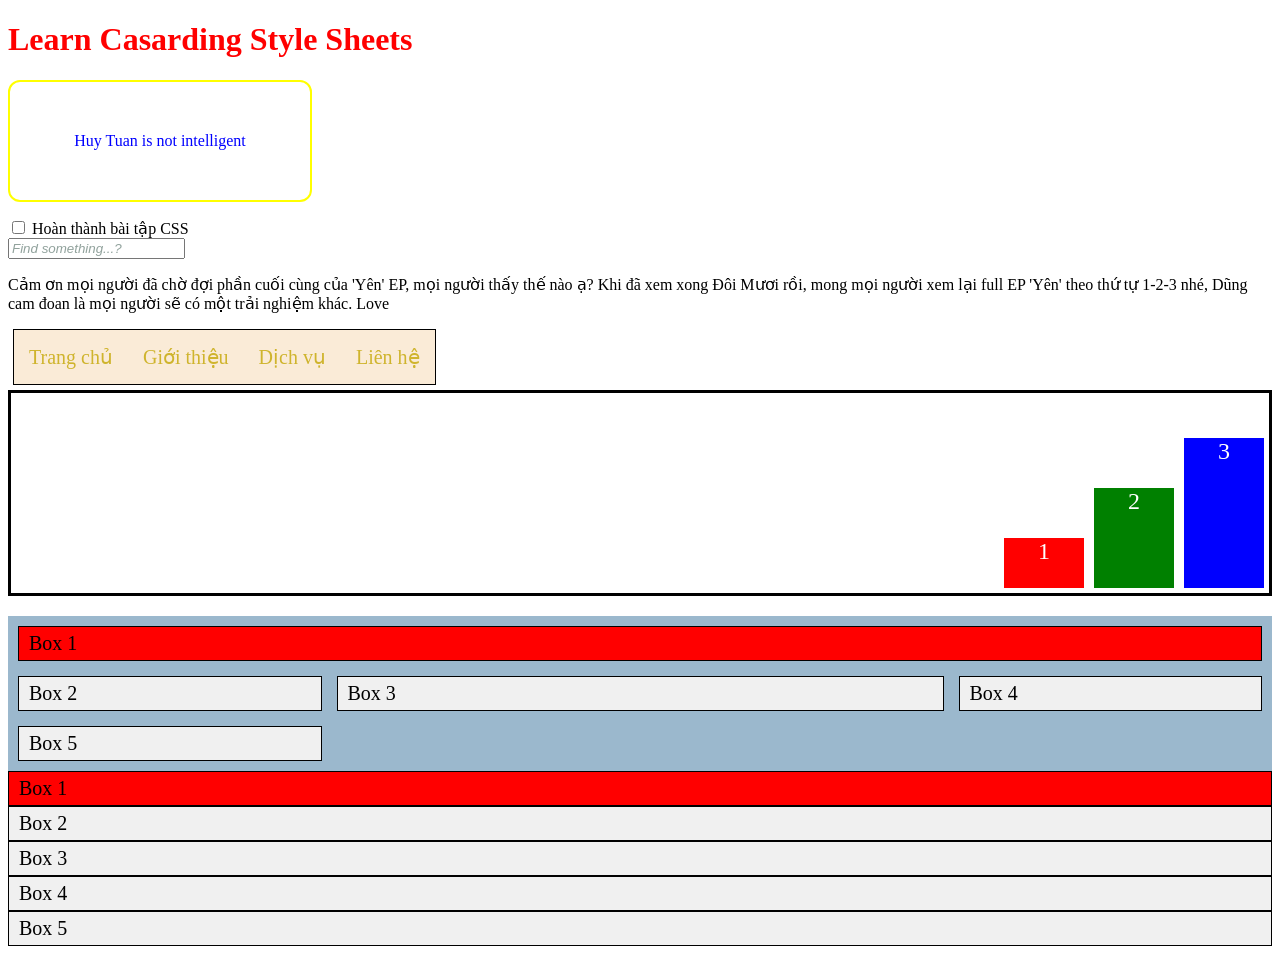
<file: Lam_Tuan/index.html>
<!DOCTYPE html>
<html lang="en">

<head>
    <meta charset="UTF-8">
    <meta name="viewport" content="width=device-width, initial-scale=1.0">
    <link rel="stylesheet" href="style.css">
    <title>Document</title>
</head>

<!-- 
    border: use to format border of element
    general syntax:
        tag {
            border-vị trí: [màu sắc] [kiểu] [độ rộng];
        }
    attributes of format border:
        ▪ border-color
        ▪ border-style
        ▪ border-width
        ▪ border-radius
    
        
-->

<!-- 
    PSEUDO - CLASS
    1. Nhóm Pseudo-class tương tác:
        ▪ :hover: Khi người dùng di chuột qua phần tử (thường dùng cho nút bấm hoặc link).
        ▪ :active: Khi phần tử đang được nhấn giữ chuột.
        ▪ :focus: Khi phần tử đang được chọn (chẳng hạn như đang gõ chữ vào ô Input).

    2. Nhóm Pseudo-class cấu trúc:
        ▪ :first-child: Chọn phần tử con đầu tiên.
        ▪ :last-child: Chọn phần tử con cuối cùng.
        ▪ :nth-child(n): Chọn phần tử thứ n.

    3. Nhóm Pseudo-class trạng thái form:
        ▪ :checked: Khi một checkbox hoặc radio button được chọn.
        ▪ :disabled: Khi một ô nhập liệu bị khóa không cho dùng.
        ▪ :invalid: Khi dữ liệu người dùng nhập vào bị sai định dạng (chẳng hạn gõ email thiếu chữ @).
    
    4. Nhóm Pseudo - element tương tác người dùng:
        ▪ ::selection: Thay đổi màu nền và màu chữ khi người dùng bôi đen (quét chuột) văn bản.
        ▪ ::placeholder: Thay đổi kiểu dáng cho dòng chữ gợi ý trong ô nhập liệu (input).

-->

<!-- 
    FLEXBOX
    Các thuộc tính cốt lõi:
        ▪ display: flex: Kích hoạt chế độ Flex.
        ▪ justify-content: Căn chỉnh dọc theo trục chính (trái, phải, giữa, giãn đều).
        ▪ align-items: Căn chỉnh theo trục vuông góc.
        ▪ flex-direction: Xếp các phần tử theo hàng (row – mặc định) hay cột (column).
        ▪ flex-wrap: Cho phép phần tử tràn xuống dòng hay không.
        ▪ flex-flow: là sự kết hợp của flex-direction và flex-wrap.
    
        "justify-content" có các giá trị: (thay từng giá trị vào class "container" xem kết quả) 
            ▪ flex-start (mặc định): Các phần tử dồn về bên trái. 
                vd: | 1 2 3                         |
            ▪ flex-end: Các phần tử dồn về bên phải. 
                vd: |                         1 2 3 |
            ▪ center: Các phần tử được gom lại và đặt chính giữa hàng.
                vd: |          1 2 3               |
            ▪ space-around: Khoảng trống được chia đều vào hai bên của mỗi phần tử.
                vd: |   1       2       3   |
            ▪ space-between: Khoảng trống nằm giữa các phần tử.
                vd: |1            2             3|
            ▪ space-evenly: Mọi khoảng cách đều bằng nhau tuyệt đối.
                vd: |    1      2      3    |
        
        "align-items" có các giá trị: (thay từng giá trị vào class "container" xem kết quả)
            ▪ stretch: Các phần tử con sẽ tự động "giãn" ra để lấp đầy toàn bộ chiều cao (hoặc chiều rộng, tùy trục) của phần tử cha.
            ▪ center: Các phần tử được căn chính giữa theo trục vuông góc. Kết hợp với justify-content: center để căn một phần tử vào đúng tâm của khung hình.
            ▪ flex-start: Các phần tử được dồn về phía bắt đầu của trục vuông góc. Nếu dàn hàng ngang, chúng sẽ "dính" lên đỉnh.
            ▪ flex-end: Các phần tử được dồn về phía kết thúc của trục vuông góc. Nếu dàn hàng ngang, chúng sẽ "chạm sàn".
            ▪ baseline: Các phần tử được căn chỉnh sao cho đường chân chữ (baseline) của chúng thẳng hàng với nhau.
        
            *NOTE: 
                ▪ align-items: Dùng cho một hàng duy nhất. Nó căn chỉnh các phần tử bên trong hàng đó.
                ▪ align-content: Chỉ dùng khi có nhiều hàng (khi dùng flex-wrap: wrap). Nó căn chỉnh khoảng cách giữa các hàng với nhau.

        "flex-direction" có các giá trị:
            ▪ row (Mặc định): Xếp từ trái sang phải.
            ▪ row-reverse: Xếp từ phải sang trái (phần tử số 1 sẽ nằm ngoài cùng bên phải).
            ▪ column: Xếp từ trên xuống dưới (biến hàng ngang thành cột dọc).
            ▪ column-reverse: Xếp từ dưới lên trên.

        "flex-wrap" có các giá trị:
            ▪ nowrap (Mặc định): Tất cả dồn vào 1 hàng. Có thể gây tràn hoặc méo phần tử.
            ▪ wrap: Nếu hết chỗ, phần tử tự động nhảy xuống hàng tiếp theo. Đây là giá trị
            "vàng" để làm danh sách sản phẩm trên Web.
            ▪ wrap-reverse: Thay vì xuống dưới, phần tử mới sẽ nhảy lên... phía trên.
-->

<!-- 
    GRID

-->

<body>
    <h1>Learn Casarding Style Sheets</h1>
    <p class="p">Huy Tuan is not intelligent</p>

    <!-- Psoudo ex3 -->
    <input type="checkbox" class="task1">
    <label for="task1">Hoàn thành bài tập CSS</label>
    <br>
    <!-- Psoudo ex4 -->
    <input type="text" class="task2" placeholder="Find something...?">
    <p>
        Cảm ơn mọi người đã chờ đợi phần cuối cùng của 'Yên' EP, mọi người thấy thế nào ạ? Khi đã xem xong Đôi Mươi rồi, mong mọi người xem lại full EP 'Yên' theo thứ tự 1-2-3 nhé, Dũng cam đoan là mọi người sẽ có một trải nghiệm khác. Love
    </p>

    <!-- FLEXBOX -->
    <nav>
        <ul>
            <li><a href="#">Trang chủ</a></li>
            <li><a href="#">Giới thiệu</a></li>
            <li><a href="#">Dịch vụ</a></li>
            <li><a href="#">Liên hệ</a></li>
        </ul>
    </nav>

    <!-- Flex -->
    <div class="container">
        <div class="box small">1</div>
        <div class="box medium">2</div>
        <div class="box large">3</div>
    </div>


    <!-- Grid -->
    <section class="container1">
        <div class="item it1">Box 1</div>
        <div class="item it2">Box 2</div>
        <div class="item it3">Box 3</div>
        <div class="item it4">Box 4</div>
        <div class="item it5">Box 5</div>
    </section>

    <section class="content"></section>
    <div class="item it1">Box 1</div>
    <div class="item it2">Box 2</div>
    <div class="item it3">Box 3</div>
    <div class="item it4">Box 4</div>
    <div class="item it5">Box 5</div>
    </section>

</body>

</html>
</file>
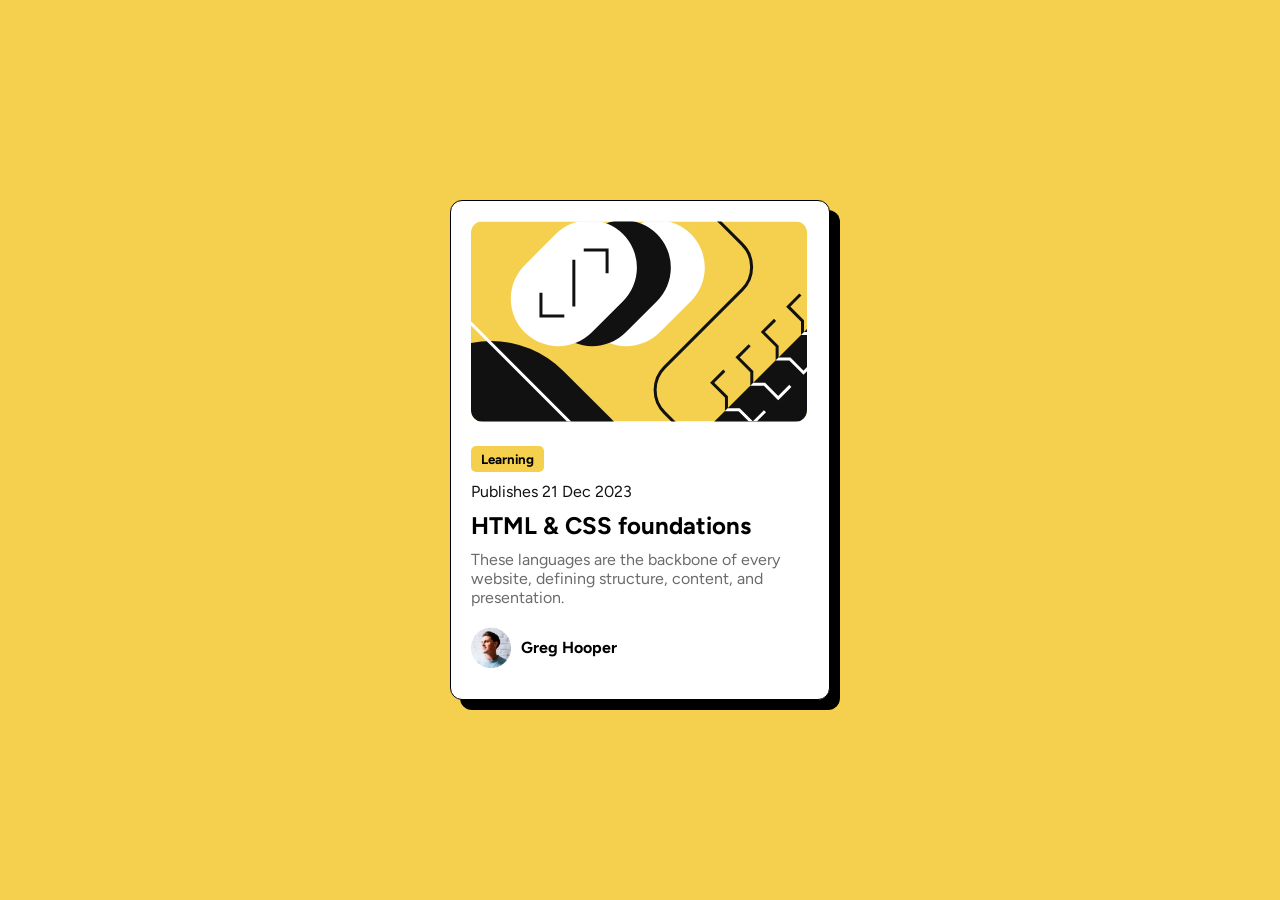
<file: Lam_Tuan/blog-preview.html>
<!DOCTYPE html>
<html lang="en">

<head>
    <meta charset="UTF-8">
    <meta name="viewport" content="width=device-width, initial-scale=1.0">
    <link rel="stylesheet" href="blog-preview.css">
    <title>Blog Preview</title>
</head>

<body>
    <div class="box">
        <div class="image">
            <svg xmlns="http://www.w3.org/2000/svg" width="336" height="201" fill="none" viewBox="0 0 336 201"><g clip-path="url(#a)"><path fill="#F4D04E" d="M0 .5h336v200H0z"/><rect width="139" height="95" x="87.996" y="77.729" fill="#fff" rx="47.5" transform="rotate(-45 87.996 77.729)"/><rect width="139" height="95" x="54.055" y="77.729" fill="#111" rx="47.5" transform="rotate(-45 54.055 77.729)"/><path fill="#111" d="M234.864 209.036 451.4-7.5l67.175 67.175-216.536 216.536z"/><rect width="139" height="95" x="20.114" y="77.729" fill="#fff" rx="47.5" transform="rotate(-45 20.114 77.729)"/><rect width="204.19" height="270.554" fill="#111" rx="102.095" transform="scale(-1 1) rotate(45 -103.887 14.564)"/><path stroke="#fff" stroke-width="3" d="m6.69-357.5 135.583 135.727c12.481 12.494 12.481 32.737 0 45.231L-45.544 11.475c-12.481 12.494-12.481 32.737 0 45.23L107.088 209.5"/><path stroke="#111" stroke-width="3" d="M69.965 71.719v23.334h23.334M136.079 52.273V28.94h-23.334M102.845 38.838v46.67M210.364-37.5l60.873 60.873c12.497 12.496 12.497 32.758 0 45.254l-77.745 77.746c-12.497 12.496-12.497 32.758 0 45.254l69.872 69.873"/><path stroke="#111" stroke-width="3" d="m253.339 149.574-12.144 12.145 14.256 14.257v12.672h12.673l13.729 13.729 12.145-12.145M278.685 124.228l-12.145 12.145 14.257 14.257v12.673h12.673l13.729 13.729 12.145-12.145M304.031 98.883l-12.145 12.144 14.257 14.257v12.673h12.673l13.729 13.729 12.144-12.145M329.376 73.537l-12.145 12.145 14.257 14.257v12.672h12.673l13.729 13.729 12.145-12.144"/><path stroke="#fff" stroke-width="5" d="m354.722 48.191-12.145 12.145 14.257 14.257v12.673h12.673l13.729 13.729 12.145-12.145"/><mask id="b" width="285" height="285" x="234" y="-8" maskUnits="userSpaceOnUse" style="mask-type:alpha"><path fill="#111" d="M234.864 209.036 451.4-7.5l67.175 67.175-216.536 216.536z"/></mask><g stroke="#fff" mask="url(#b)"><path stroke-width="3" d="m253.339 149.574-12.144 12.145 14.256 14.257v12.672h12.673l13.729 13.729 12.145-12.145M278.685 124.228l-12.145 12.145 14.257 14.257v12.673h12.673l13.729 13.729 12.145-12.145M304.031 98.883l-12.145 12.144 14.257 14.257v12.673h12.673l13.729 13.729 12.144-12.145M329.376 73.537l-12.145 12.145 14.257 14.257v12.672h12.673l13.729 13.729 12.145-12.145"/><path stroke-width="5" d="m354.722 48.191-12.145 12.145 14.257 14.257v12.673h12.673l13.729 13.729 12.145-12.145"/></g></g><defs><clipPath id="a"><path fill="#fff" d="M0 .5h336v200H0z"/></clipPath></defs></svg>
        </div>
        <div class="content">
            <button type="submit"><b>Learning</b></button>
            <p class="date">Publishes 21 Dec 2023</p>
            <h2 class="header">HTML & CSS foundations</h2>
            <p class="text">These languages are the backbone of every website, defining structure, content, and presentation.</p>
        </div>
        <div class="user">
            <img src="image-avatar.webp" alt="avatar">
            <p class="Username"><b>Greg Hooper</b></p>
        </div>
    </div>
</body>

</html>
</file>
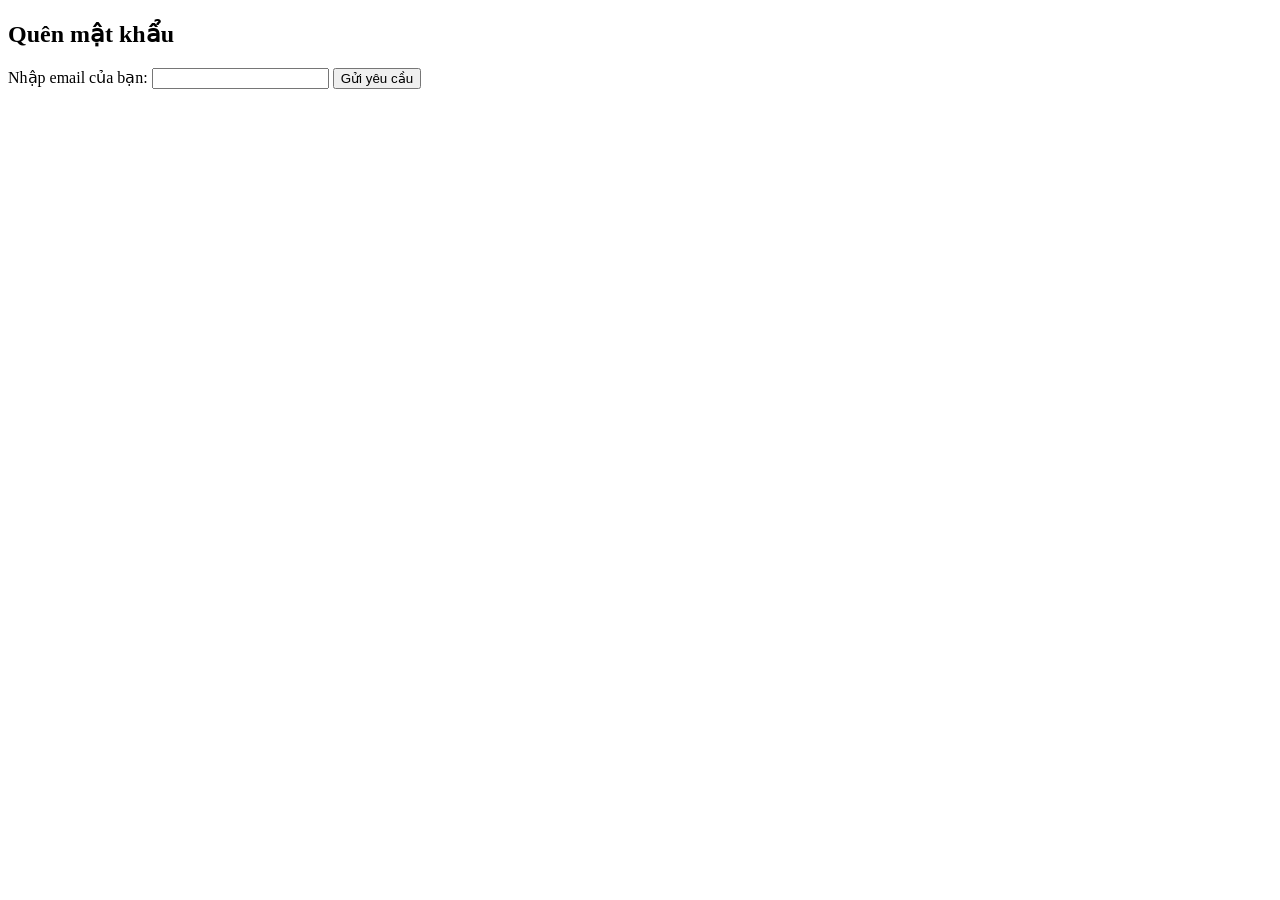
<file: templates/forgotpass.html>
<!DOCTYPE html>
<html lang="en">

<head>
    <meta charset="UTF-8">
    <meta name="viewport" content="width=device-width, initial-scale=1.0">
    <title>Quên mật khẩu</title>
</head>

<body>
    <h2>Quên mật khẩu</h2>
    <form method="POST">
        <label for="email">Nhập email của bạn:</label>
        <input type="email" id="email" name="email" required>
        <button type="submit">Gửi yêu cầu</button>
    </form>
</body>

</html>
</file>
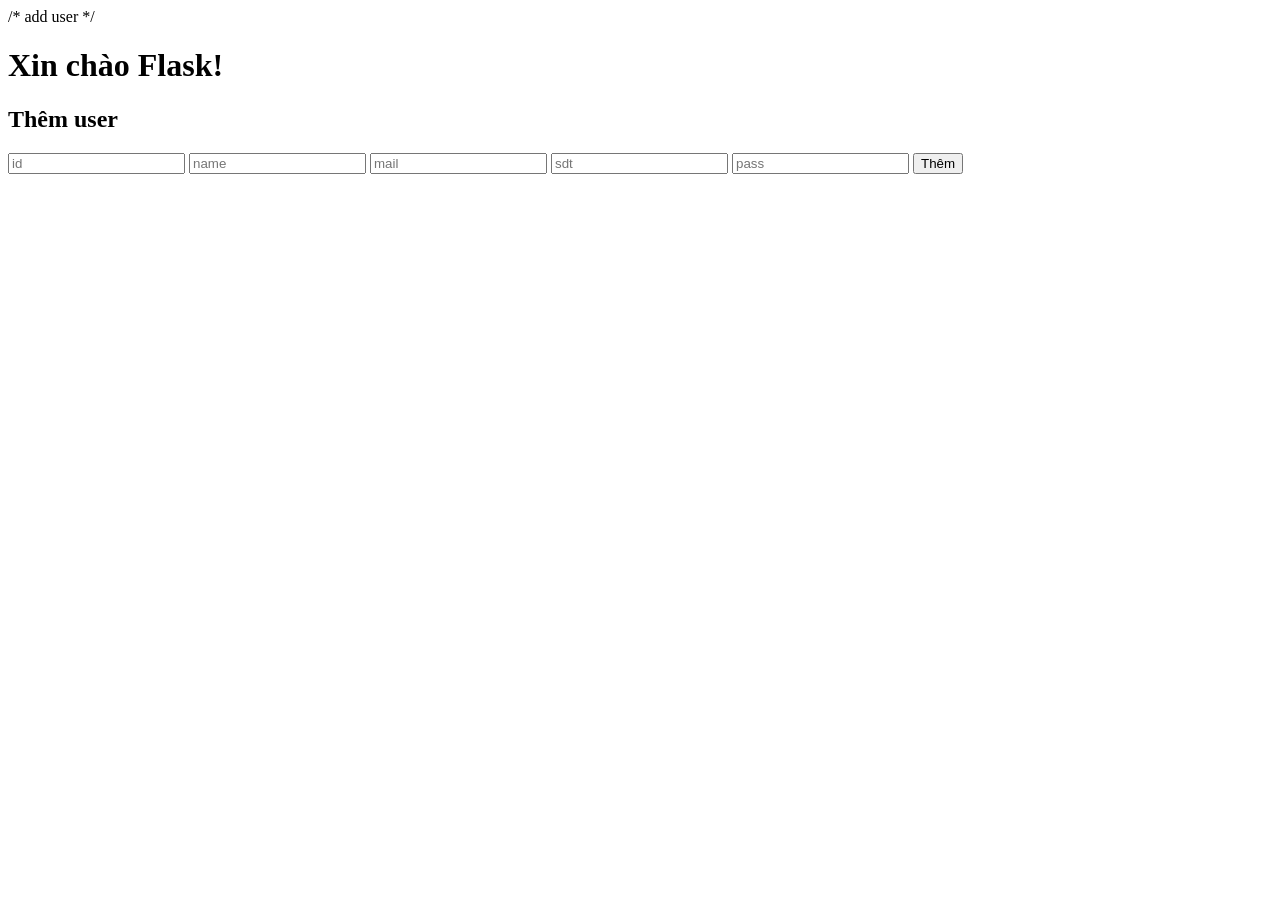
<file: Lâm Tuấn/templates/add.html>
/* add user */

<!DOCTYPE html>
<html>
<head>
    <title>Trang chủ</title>
</head>
<body>
    <h1>Xin chào Flask!</h1>
    <h2>Thêm user</h2>

    <form method="POST">
        <input name="UserID" placeholder="id">
        <input name="Username" placeholder="name">
        <input name="Mail" placeholder="mail">
        <input name="NumberPhone" placeholder="sdt">
        <input name="password" placeholder="pass">

        <button>Thêm</button>
    </form>
</body>
</html>
</file>
<file: Lam_Tuan/style.css>
.p {
    color: blue;
    /* Thuộc tính color, giá trị blue */
    font-size: 16px;
    /* Thuộc tính cỡ chữ, giá trị 16 pixel */
    text-align: center;
    /* Thuộc tính căn lề, giá trị ở giữa */
    border: yellow solid 2px;
    border-radius: 12px;
    padding: 50px;
    width: 200px;
    /* box-sizing: border-box; */
}

.task1:checked+label {
    color: grey;
    text-decoration: line-through;
    font-style: italic;
}

::selection {
    background-color: aqua;
    color: #ff0000;
}

input::placeholder {
    color: rgb(37, 71, 60);
    opacity: 0.5;
    font-style: italic;
}

:root {
    --red-color: rgb(255, 0, 0);
    --yelow-color: rgb(0, 56, 78);
}

h1 {
    color: var(--red-color);
}

ul {
    list-style-type: none;
    display: flex;
    /* gap: 30px; */
    border: black solid 1px;
    justify-content: center;
    background-color: antiquewhite;
    padding: 0;
    margin: 5px;
    width: max-content;
}

li {
    font-size: 20px;
    margin: 5px;
    padding: 10px;
}

a {
    text-decoration: none;
    color: #cfb42d;
}

a:hover {
    color: #ff0000;
    font-size: 25px;
}

.container {
    display: flex;
    height: 200px;
    border: 3px solid black;
    margin-bottom: 20px;
    align-items: end;
    justify-content: end;
}

.box {
    width: 80px;
    margin: 5px;
    color: white;
    text-align: center;
    font-size: 24px;
}

.small {
    height: 50px;
    background: red;
}

.medium {
    height: 100px;
    background: green;
}

.large {
    height: 150px;
    background: blue;
}

.container1 {
    background-color: rgba(143, 175, 199, 0.888);
    padding: 10px;
    display: grid;
    /* Tạo 3 cột theo tỉ lệ 25% - 50% - 25% */
    grid-template-columns: 1fr 2fr 1fr;
    grid-template-rows: auto;
    gap: 15px;
}

.item {
    border: 1px solid black;
    padding: 5px 10px;
    font-size: 20px;
    background-color: #f0f0f0;
}

.it1 {
    grid-column-start: 1;
    grid-column-end: 4;
    background-color: #ff0000;
}
</file>
<file: Lam_Tuan/blog-preview.css>
@import url('https://fonts.googleapis.com/css2?family=Figtree:wght@400;600;800&display=swap');
* {
    padding: 0;
    margin: 0;
    box-sizing: border-box;
    font-family: 'Figtree', sans-serif;
}

body {
    display: flex;
    background-color: hsl(47, 88%, 63%);
    font-size: 16px;
    justify-content: center;
    align-items: center;
    min-height: 100vh;
}

.box {
    border: 1px solid black;
    background-color: white;
    border-radius: 12px;
    width: 380px;
    height: 500px;
    display: flex;
    flex-direction: column;
    padding: 20px;
    box-shadow: 10px 10px rgba(0, 0, 0, 1);
    margin: 50px;
    transition: 0.3s;
}

.box:hover {
    transform: translateY(-5px);
}

.image svg {
    border-radius: 12px;
    margin-bottom: 20px;
}

.content button {
    border: none;
    background-color: hsl(47, 88%, 63%);
    cursor: pointer;
    padding: 5px 10px;
    border-radius: 5px;
}

.content p {
    margin: 10px 0px;
}

.date {
    color: hsl(0, 0%, 7%);
}

.header:hover {
    cursor: pointer;
    color: hsl(47, 88%, 63%);
}

.text {
    color: hsl(0, 0%, 42%)
}

.user {
    display: flex;
    align-items: center;
    gap: 10px;
    margin-top: 10px;
}

.user img {
    width: 40px;
    height: 41px;
}
</file>
